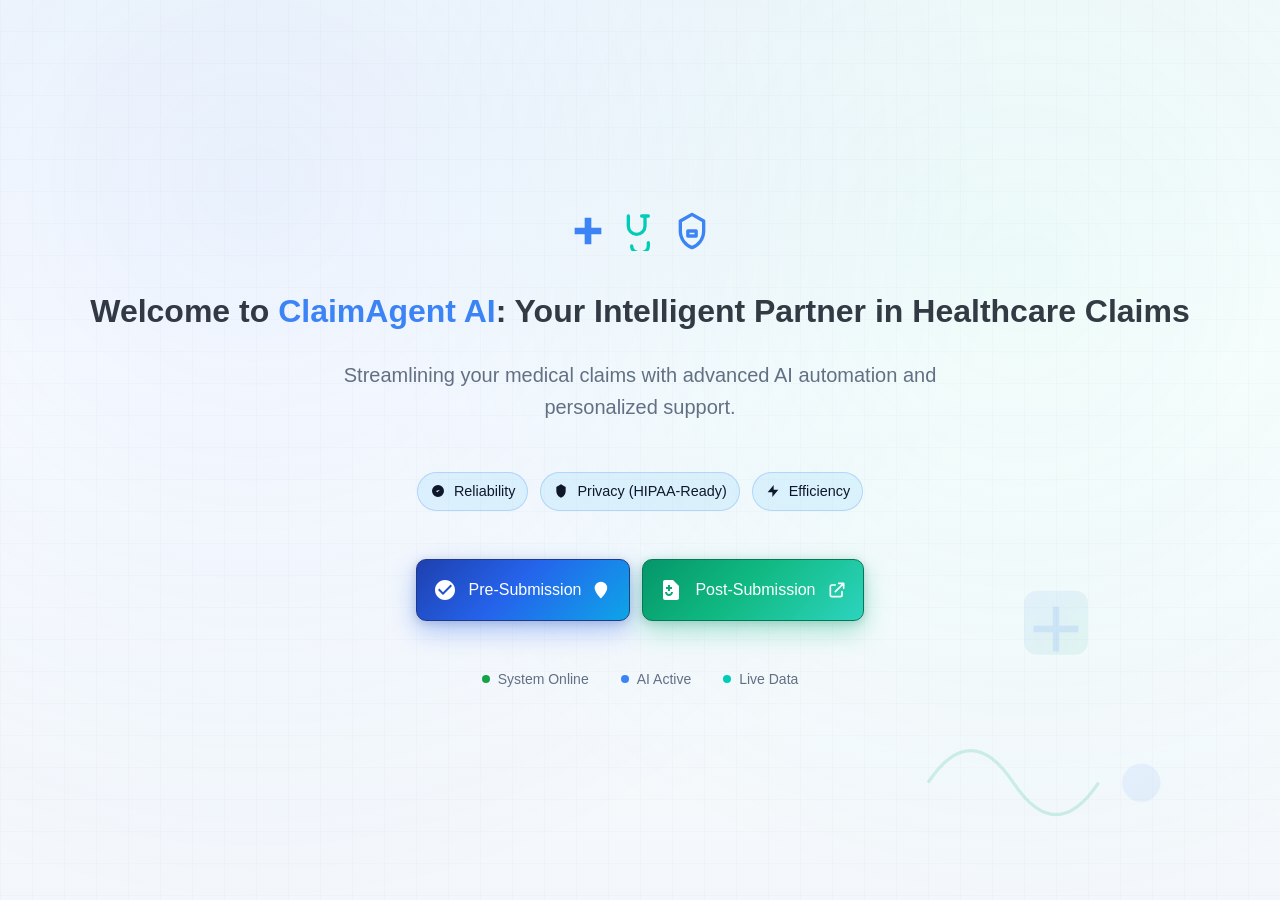
<file: web_dashboard/index.html>
<!DOCTYPE html>
<html lang="en">
<head>
    <meta charset="UTF-8">
    <meta name="viewport" content="width=device-width, initial-scale=1.0">
    <title>Agentic AI Claims Dashboard</title>
    <link rel="stylesheet" href="styles.css">
    <link rel="icon" href="data:image/svg+xml,<svg xmlns='http://www.w3.org/2000/svg' viewBox='0 0 24 24' fill='%233b82f6'><path d='M9.5 2A7.5 7.5 0 0 0 2 9.5c0 5.5 7.5 12.5 7.5 12.5s7.5-7 7.5-12.5A7.5 7.5 0 0 0 9.5 2z'></path></svg>">
</head>
<body>
    <!-- Landing Page -->
    <div id="landing-page" class="min-h-screen bg-hero-clinical relative overflow-hidden">
        <!-- Subtle professional background overlay + medical illustration -->
        <div class="hero-grid-overlay absolute inset-0"></div>
        <div class="hero-illustration" aria-hidden="true">
            <svg viewBox="0 0 300 300" xmlns="http://www.w3.org/2000/svg" role="img">
                <defs>
                    <linearGradient id="medGrad" x1="0" y1="0" x2="1" y2="1">
                        <stop offset="0%" stop-color="#3B82F6" stop-opacity="0.12"/>
                        <stop offset="100%" stop-color="#10B981" stop-opacity="0.12"/>
                    </linearGradient>
                </defs>
                <g fill="url(#medGrad)">
                    <rect x="120" y="40" width="60" height="60" rx="12"/>
                    <path d="M147 55 h6 v18 h18 v6 h-18 v18 h-6 v-18 h-18 v-6 h18z" fill="#3B82F6" fill-opacity="0.18"/>
                </g>
                <path d="M30 220 q40 -60 80 0 t80 0" fill="none" stroke="#10B981" stroke-width="3" stroke-opacity="0.25"/>
                <circle cx="230" cy="220" r="18" fill="#3B82F6" fill-opacity="0.12"/>
            </svg>
        </div>

        <div class="relative z-10 flex flex-col items-center justify-center min-h-screen px-4">
            <!-- Healthcare Brand Header -->
            <div class="text-center mb-12 space-y-6">
                <div class="inline-flex items-center space-x-3 mb-3" aria-hidden="true">
                    <!-- Medical cross -->
                    <svg class="h-10 w-10 text-primary" viewBox="0 0 24 24" fill="currentColor" aria-hidden="true">
                        <path d="M10 4h4v6h6v4h-6v6h-4v-6H4v-4h6V4z"/>
                    </svg>
                    <!-- Stethoscope -->
                    <svg class="h-10 w-10 text-secondary" viewBox="0 0 24 24" fill="none" stroke="currentColor" stroke-width="2" aria-hidden="true">
                        <path stroke-linecap="round" stroke-linejoin="round" d="M5 3v6a5 5 0 0010 0V3m0 0h2m-2 0h-2M7 21a4 4 0 004 4h2a4 4 0 004-4v-2"/>
                    </svg>
                    <!-- Shield/lock -->
                    <svg class="h-10 w-10 text-primary" viewBox="0 0 24 24" fill="none" stroke="currentColor" stroke-width="2" aria-hidden="true">
                        <path stroke-linecap="round" stroke-linejoin="round" d="M12 2l7 4v6c0 5-3.5 9-7 10-3.5-1-7-5-7-10V6l7-4z"/>
                        <path stroke-linecap="round" stroke-linejoin="round" d="M9.5 12h5v3h-5z"/>
                    </svg>
                </div>

                <h1 class="text-5xl font-bold text-foreground-90">
                    Welcome to <span class="text-primary">ClaimAgent AI</span>: Your Intelligent Partner in Healthcare Claims
                </h1>
                <p class="text-xl text-muted-foreground max-w-2xl mx-auto leading-relaxed">
                    Streamlining your medical claims with advanced AI automation and personalized support.
                </p>
            </div>

            <!-- Feature Pills -->
            <div class="flex flex-wrap gap-3 mb-12 justify-center" aria-label="Trust indicators">
                <div class="trust-badge">
                    <svg class="h-4 w-4" viewBox="0 0 24 24" fill="currentColor" aria-hidden="true"><path d="M9 12l2 2 4-4m6 2a9 9 0 11-18 0 9 9 0 0118 0z"/></svg>
                    Reliability
                </div>
                <div class="trust-badge">
                    <svg class="h-4 w-4" viewBox="0 0 24 24" fill="currentColor" aria-hidden="true"><path d="M12 2l7 4v6c0 5-3.5 9-7 10-3.5-1-7-5-7-10V6l7-4z"/></svg>
                    Privacy (HIPAA‑Ready)
                </div>
                <div class="trust-badge">
                    <svg class="h-4 w-4" viewBox="0 0 24 24" fill="currentColor" aria-hidden="true"><path d="M13 10V3L4 14h7v7l9-11h-7z"/></svg>
                    Efficiency
                </div>
            </div>

            <!-- CTA Buttons -->
            <div class="flex items-center gap-3 flex-wrap justify-center">
                <button id="enter-dashboard-btn" class="btn-lg btn-hero p-4 text-lg font-semibold hover-shadow-glow transition-all duration-500 hover-scale-105" aria-label="Get Started - Pre-Submission Claims">
                    <svg class="mr-3 h-6 w-6" fill="currentColor" viewBox="0 0 24 24">
                        <path d="M12 2C6.48 2 2 6.48 2 12s4.48 10 10 10 10-4.48 10-10S17.52 2 12 2zm-2 15l-5-5 1.41-1.41L10 14.17l7.59-7.59L19 8l-9 9z"/>
                    </svg>
                    Pre-Submission
                    <svg class="ml-3 h-5 w-5" fill="currentColor" viewBox="0 0 24 24">
                        <path d="M9.5 2A7.5 7.5 0 0 0 2 9.5c0 5.5 7.5 12.5 7.5 12.5s7.5-7 7.5-12.5A7.5 7.5 0 0 0 9.5 2z"/>
                    </svg>
                </button>
                <a href="/appeals/" class="btn-lg btn-appeals p-4 text-lg font-semibold hover-shadow-glow transition-all duration-500 hover-scale-105" aria-label="Post-Submission Appeals Dashboard" style="text-decoration:none;">
                    <svg class="mr-3 h-6 w-6" fill="currentColor" viewBox="0 0 24 24">
                        <path d="M14 2H6c-1.1 0-2 .9-2 2v16c0 1.1.9 2 2 2h12c1.1 0 2-.9 2-2V8l-6-6zm-1 9h-2v2H9v-2H7v-2h2V7h2v2h2v2zm-3 7c-2.21 0-4-1.79-4-4h2c0 1.1.9 2 2 2s2-.9 2-2h2c0 2.21-1.79 4-4 4z"/>
                    </svg>
                    Post-Submission
                    <svg class="ml-3 h-5 w-5" fill="none" stroke="currentColor" viewBox="0 0 24 24" stroke-width="2">
                        <path stroke-linecap="round" stroke-linejoin="round" d="M10 6H6a2 2 0 00-2 2v10a2 2 0 002 2h10a2 2 0 002-2v-4M14 4h6m0 0v6m0-6L10 14"/>
                    </svg>
                </a>
            </div>

            <!-- Status Indicators -->
            <div class="mt-12 flex items-center space-x-8 text-sm text-muted-foreground">
                <div class="flex items-center space-x-2">
                    <div class="w-2 h-2 bg-success rounded-full animate-pulse"></div>
                    <span>System Online</span>
                </div>
                <div class="flex items-center space-x-2">
                    <div class="w-2 h-2 bg-primary rounded-full animate-pulse animation-delay-500"></div>
                    <span>AI Active</span>
                </div>
                <div class="flex items-center space-x-2">
                    <div class="w-2 h-2 bg-secondary rounded-full animate-pulse animation-delay-1000"></div>
                    <span>Live Data</span>
                </div>
            </div>
        </div>
    </div>

    <!-- Dashboard -->
    <div id="dashboard" class="min-h-screen bg-background" style="display: none;">
        <!-- Header -->
        <header class="border-b bg-card-50 backdrop-blur-sm sticky top-0 z-50">
            <div class="container mx-auto px-4 py-4">
                <div class="flex items-center justify-between">
                    <div class="flex items-center space-x-3">
                        <svg class="h-8 w-8 text-primary" fill="none" stroke="currentColor" viewBox="0 0 24 24">
                            <path stroke-linecap="round" stroke-linejoin="round" stroke-width="2" d="M9.663 17h4.673M12 3v1m6.364 1.636l-.707.707M21 12h-1M4 12H3m3.343-5.657l-.707-.707m2.828 9.9a5 5 0 117.072 0l-.548.547A3.374 3.374 0 0014 18.469V19a2 2 0 11-4 0v-.531c0-.895-.356-1.754-.988-2.386l-.548-.547z"/>
                        </svg>
                        <div>
                            <h1 class="text-xl font-bold">MediClaims Ai</h1>
                            <p class="text-sm text-muted-foreground">Hospital Dashboard</p>
                        </div>
                    </div>
                    
                    <div class="flex items-center space-x-4">
                        <div class="badge-outline flex items-center space-x-2">
                            <div class="w-2 h-2 bg-success rounded-full animate-pulse"></div>
                            <span>Live Data</span>
                        </div>
                        <button class="btn-outline btn-sm" id="refresh-btn">
                            <svg class="h-4 w-4 mr-2" fill="none" stroke="currentColor" viewBox="0 0 24 24">
                                <path stroke-linecap="round" stroke-linejoin="round" stroke-width="2" d="M13 10V3L4 14h7v7l9-11h-7z"/>
                            </svg>
                            Refresh
                        </button>
                    </div>
                </div>
            </div>
        </header>

        <!-- Main Dashboard -->
        <main class="container mx-auto px-4 py-8">
            <div class="space-y-8">
                <!-- Tabs Navigation -->
                <div class="tabs-list grid w-full grid-cols-3 bg-muted-50 p-2 rounded-xl backdrop-blur-sm">
                    <button class="tab-trigger active" data-tab="patients">
                        <svg class="h-5 w-5" fill="none" stroke="currentColor" viewBox="0 0 24 24">
                            <path stroke-linecap="round" stroke-linejoin="round" stroke-width="2" d="M12 4.354a4 4 0 110 5.292M15 21H3v-1a6 6 0 0112 0v1zm0 0h6v-1a6 6 0 00-9-5.197m13.5-9a2.5 2.5 0 11-5 0 2.5 2.5 0 015 0z"/>
                        </svg>
                        <span class="font-medium">Patients</span>
                    </button>
                    <button class="tab-trigger" data-tab="records">
                        <svg class="h-5 w-5" fill="none" stroke="currentColor" viewBox="0 0 24 24">
                            <path stroke-linecap="round" stroke-linejoin="round" stroke-width="2" d="M9 19v-6a2 2 0 00-2-2H5a2 2 0 00-2 2v6a2 2 0 002 2h2a2 2 0 002-2zm0 0V9a2 2 0 012-2h2a2 2 0 012 2v10m-6 0a2 2 0 002 2h2a2 2 0 002-2m0 0V5a2 2 0 012-2h2a2 2 0 012 2v14a2 2 0 01-2 2h-2a2 2 0 01-2-2z"/>
                        </svg>
                        <span class="font-medium">Records</span>
                    </button>
                    <button class="tab-trigger" data-tab="rejected">
                        <svg class="h-5 w-5" fill="none" stroke="currentColor" viewBox="0 0 24 24">
                            <path stroke-linecap="round" stroke-linejoin="round" stroke-width="2" d="M10 14l2-2m0 0l2-2m-2 2l-2-2m2 2l2 2m7-2a9 9 0 11-18 0 9 9 0 0118 0z"/>
                        </svg>
                        <span class="font-medium">Rejected</span>
                    </button>
                </div>

                <!-- Patients Tab Content -->
                <div id="patients-tab" class="tab-content space-y-6">
                    <!-- Search and Filters -->
                    <div class="card border-0 shadow-soft">
                        <div class="card-header pb-4">
                            <div class="flex items-center justify-between">
                                <div>
                                    <h3 class="card-title flex items-center space-x-2">
                                        <svg class="h-5 w-5 text-primary" fill="none" stroke="currentColor" viewBox="0 0 24 24">
                                            <path stroke-linecap="round" stroke-linejoin="round" stroke-width="2" d="M12 4.354a4 4 0 110 5.292M15 21H3v-1a6 6 0 0112 0v1zm0 0h6v-1a6 6 0 00-9-5.197m13.5-9a2.5 2.5 0 11-5 0 2.5 2.5 0 015 0z"/>
                                        </svg>
                                        <span>Patient Management</span>
                                    </h3>
                                    <p class="card-description">Search and manage patient claims</p>
                                </div>
                                <div class="badge-secondary flex items-center space-x-1">
                                    <svg class="h-3 w-3" fill="none" stroke="currentColor" viewBox="0 0 24 24">
                                        <path stroke-linecap="round" stroke-linejoin="round" stroke-width="2" d="M13 10V3L4 14h7v7l9-11h-7z"/>
                                    </svg>
                                    <span id="active-badge">0 Active</span>
                                </div>
                            </div>
                        </div>
                        <div class="card-content space-y-4">
                            <div class="flex items-center space-x-4">
                                <div class="relative flex-1">
                                    <svg class="absolute left-3 top-1/2 transform -translate-y-1/2 h-4 w-4 text-muted-foreground" fill="none" stroke="currentColor" viewBox="0 0 24 24">
                                        <path stroke-linecap="round" stroke-linejoin="round" stroke-width="2" d="M21 21l-6-6m2-5a7 7 0 11-14 0 7 7 0 0114 0z"/>
                                    </svg>
                                    <input type="text" placeholder="    Search patients by name or ID..." class="input pl-10 bg-muted-30 border-muted" id="search-input">
                                </div>
                                <button class="btn-outline btn-icon" id="refresh-inline">
                                    <svg class="h-4 w-4" fill="none" stroke="currentColor" viewBox="0 0 24 24">
                                        <path stroke-linecap="round" stroke-linejoin="round" stroke-width="2" d="M3 4a1 1 0 011-1h16a1 1 0 011 1v2.586a1 1 0 01-.293.707l-6.414 6.414a1 1 0 00-.293.707V17l-4 4v-6.586a1 1 0 00-.293-.707L3.293 7.293A1 1 0 013 6.586V4z"/>
                                    </svg>
                                </button>
                            </div>
                            
                            <div class="flex flex-wrap gap-2">
                                <div class="badge-secondary">All Status</div>
                                <div class="badge-outline">Ready</div>
                                <div class="badge-outline">Processing</div>
                                <div class="badge-outline">Approved</div>
                                <div class="badge-outline">Denied</div>
                            </div>
                        </div>
                    </div>

                    <!-- Patient Grid (dynamic) -->
                    <div class="patient-grid"></div>
                </div>

                <!-- Records Tab Content -->
                <div id="records-tab" class="tab-content space-y-6" style="display: none;">
                    <!-- Separate Metrics Cards -->
                    <div class="metrics-container">
                        <!-- Active Claims Card -->
                        <div class="metric-card bg-blue-light">
                            <div class="p-6">
                                <p class="text-sm font-medium text-gray-700 mb-2">Active Claims</p>
                                <div class="flex items-center justify-between">
                                    <p class="text-3xl font-bold text-blue-600" id="activeClaimsCount">0</p>
                                    <svg class="h-6 w-6 text-blue-500" fill="none" stroke="currentColor" viewBox="0 0 24 24">
                                        <path stroke-linecap="round" stroke-linejoin="round" stroke-width="2" d="M12 8v4l3 3m6-3a9 9 0 11-18 0 9 9 0 0118 0z"/>
                                    </svg>
                                </div>
                            </div>
                        </div>
                        
                        <!-- Success Claims Card -->
                        <div class="metric-card bg-green-light">
                            <div class="p-6">
                                <p class="text-sm font-medium text-gray-700 mb-2">Success Claims</p>
                                <div class="flex items-center justify-between">
                                    <p class="text-3xl font-bold text-green-600" id="successClaimsCount">0</p>
                                    <svg class="h-6 w-6 text-green-500" fill="none" stroke="currentColor" viewBox="0 0 24 24">
                                        <path stroke-linecap="round" stroke-linejoin="round" stroke-width="2" d="M9 12l2 2 4-4m6 2a9 9 0 11-18 0 9 9 0 0118 0z"/>
                                    </svg>
                                </div>
                            </div>
                        </div>
                        
                        <!-- Recovered Amount Card -->
                        <div class="metric-card bg-gray-light">
                            <div class="p-6">
                                <p class="text-sm font-medium text-gray-700 mb-2">Recovered Amount</p>
                                <div class="flex items-center justify-between">
                                    <p class="text-3xl font-bold text-blue-600" id="recoveredAmountTotal">$0</p>
                                    <svg class="h-6 w-6 text-blue-500" fill="none" stroke="currentColor" viewBox="0 0 24 24">
                                        <path stroke-linecap="round" stroke-linejoin="round" stroke-width="2" d="M13 7h8m0 0v8m0-8l-8 8-4-4-6 6"/>
                                    </svg>
                                </div>
                            </div>
                        </div>
                        
                        <!-- Success Rate Card -->
                        <div class="metric-card bg-orange-light">
                            <div class="p-6">
                                <p class="text-sm font-medium text-gray-700 mb-2">Success Rate</p>
                                <div class="flex items-center justify-between">
                                    <p class="text-3xl font-bold text-orange-600" id="successRate">0%</p>
                                    <svg class="h-6 w-6 text-orange-500" fill="none" stroke="currentColor" viewBox="0 0 24 24">
                                        <path stroke-linecap="round" stroke-linejoin="round" stroke-width="2" d="M11 3.055A9.001 9.001 0 1020.945 13H11V3.055z"/>
                                    </svg>
                                </div>
                            </div>
                        </div>
                    </div>

                    <!-- Real-Time Agent Activity -->
                    <div class="card border-0 shadow-soft">
                        <div class="card-header">
                            <h3 class="card-title flex items-center space-x-2">
                                <svg class="h-5 w-5 text-primary animate-pulse" fill="none" stroke="currentColor" viewBox="0 0 24 24">
                                    <path stroke-linecap="round" stroke-linejoin="round" stroke-width="2" d="M13 10V3L4 14h7v7l9-11h-7z"/>
                                </svg>
                                <span>Live Agent Activity</span>
                                <div class="w-2 h-2 bg-green-500 rounded-full animate-pulse"></div>
                            </h3>
                            <p class="card-description">Real-time AI agent processing updates</p>
                        </div>
                        <div class="card-content">
                            <div class="space-y-3" id="recentActivity">
                                <div class="flex items-center space-x-3 p-3 bg-muted rounded-lg">
                                    <div class="animate-spin h-4 w-4 border-2 border-primary border-t-transparent rounded-full"></div>
                                    <span class="text-muted-foreground">Loading real-time agent activity...</span>
                                </div>
                            </div>
                            <div class="mt-4 pt-3 border-t">
                                <div class="flex items-center justify-between">
                                    <div class="flex items-center space-x-2">
                                        <button id="refresh-activity" class="btn-sm btn-outline">
                                            <svg class="h-4 w-4 mr-2" fill="none" stroke="currentColor" viewBox="0 0 24 24">
                                                <path stroke-linecap="round" stroke-linejoin="round" stroke-width="2" d="M4 4v5h.582m15.356 2A8.001 8.001 0 004.582 9m0 0H9m11 11v-5h-.581m0 0a8.003 8.003 0 01-15.357-2m15.357 2H15"/>
                                            </svg>
                                            Refresh Activity
                                        </button>
                                        <button id="clear-activities" class="btn-sm btn-secondary" title="Clear all activity history">
                                            <svg class="h-4 w-4 mr-2" fill="none" stroke="currentColor" viewBox="0 0 24 24">
                                                <path stroke-linecap="round" stroke-linejoin="round" stroke-width="2" d="M19 7l-.867 12.142A2 2 0 0116.138 21H7.862a2 2 0 01-1.995-1.858L5 7m5 4v6m4-6v6m1-10V4a1 1 0 00-1-1h-4a1 1 0 00-1 1v3M4 7h16"/>
                                            </svg>
                                            Clear
                                        </button>
                                    </div>
                                    <button id="toggle-view" class="btn-sm btn-outline" title="Toggle between user-friendly and technical view">
                                        <svg class="h-4 w-4 mr-2" fill="none" stroke="currentColor" viewBox="0 0 24 24">
                                            <path stroke-linecap="round" stroke-linejoin="round" stroke-width="2" d="M8 9l3 3-3 3m5 0h3M5 20h14a2 2 0 002-2V6a2 2 0 00-2-2H5a2 2 0 00-2 2v12a2 2 0 002 2z"/>
                                        </svg>
                                        <span id="view-mode-text">User View</span>
                                    </button>
                                </div>
                            </div>
                        </div>
                    </div>
                </div>

                <!-- Rejected Tab Content -->
                <div id="rejected-tab" class="tab-content space-y-6" style="display: none;">
                    <div class="card border-0 shadow-soft">
                        <div class="card-header">
                            <h3 class="card-title flex items-center space-x-2">
                                <svg class="h-5 w-5 text-destructive" fill="none" stroke="currentColor" viewBox="0 0 24 24">
                                    <path stroke-linecap="round" stroke-linejoin="round" stroke-width="2" d="M10 14l2-2m0 0l2-2m-2 2l-2-2m2 2l2 2m7-2a9 9 0 11-18 0 9 9 0 0118 0z"/>
                                </svg>
                                <span class="rejected-claims-heading">Rejected Claims</span>
                            </h3>
                            <p class="card-description">Claims requiring attention and resubmission</p>
                        </div>
                        <div class="card-content">
                            <div class="space-y-4" id="rejectedClaimsList">
                                <p class="text-muted-foreground">No rejected claims</p>
                            </div>
                        </div>
                    </div>
                </div>
            </div>
        </main>
    </div>

    <script src="dashboard.js"></script>
</body>
</html>
</file>
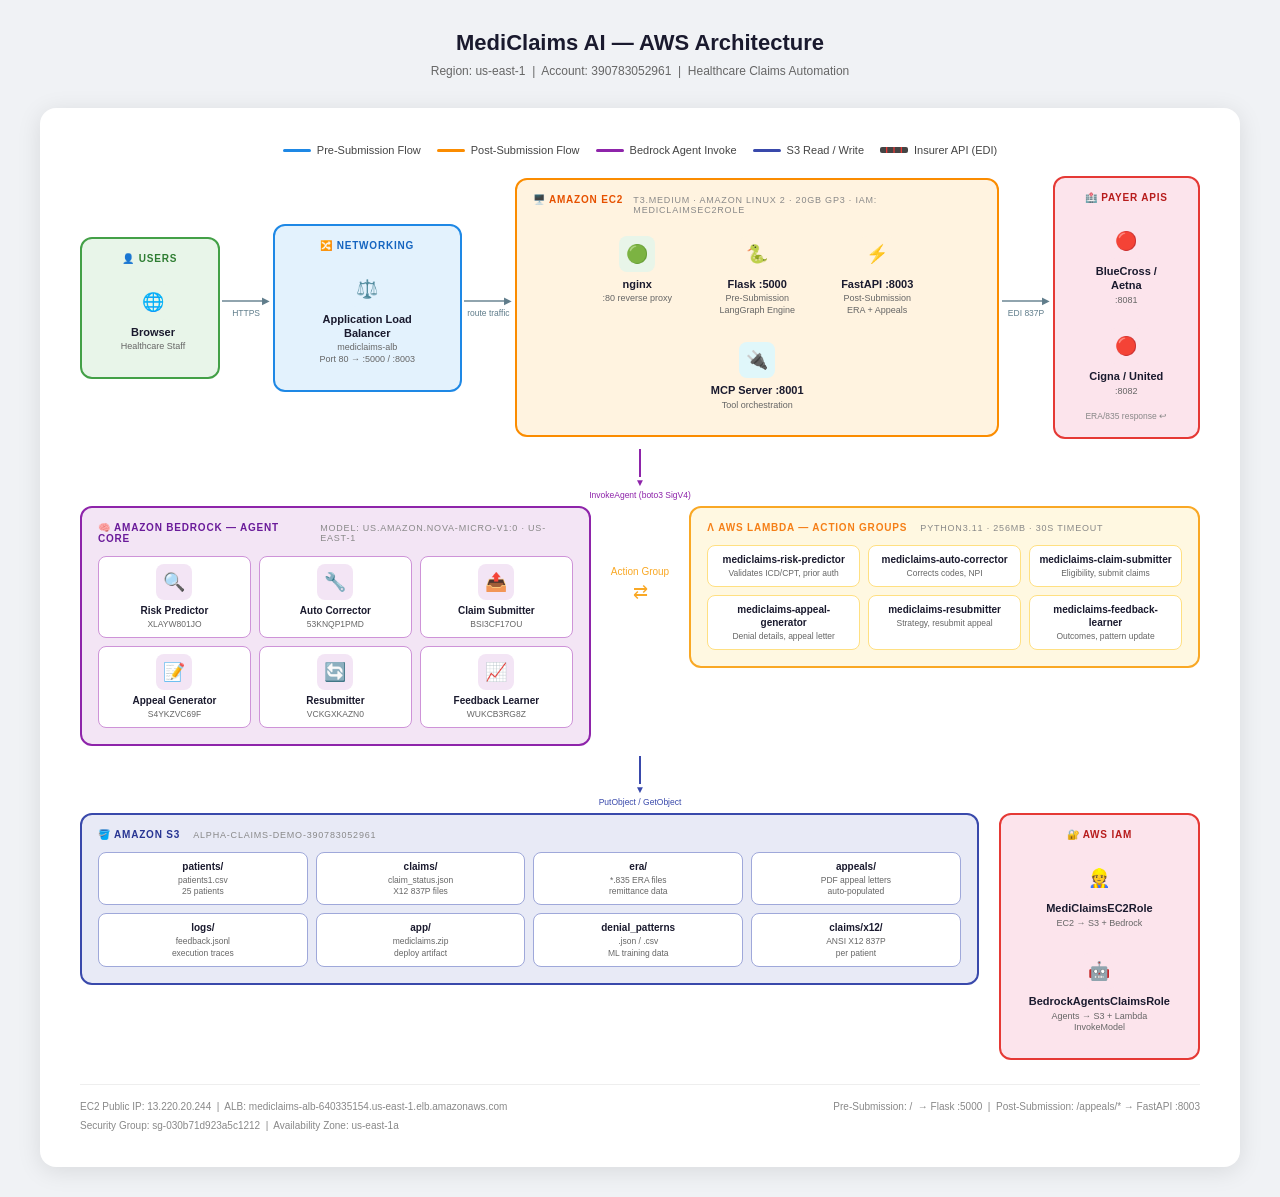
<file: docs/aws_architecture.html>
<!DOCTYPE html>
<html lang="en">
<head>
<meta charset="UTF-8">
<title>MediClaims AI — AWS Architecture</title>
<style>
* { box-sizing: border-box; margin: 0; padding: 0; }
body { background: #f0f2f5; font-family: 'Segoe UI', Arial, sans-serif; padding: 30px; }

.page-title {
  text-align: center;
  margin-bottom: 8px;
  font-size: 22px;
  font-weight: 700;
  color: #1a1a2e;
}
.page-sub {
  text-align: center;
  font-size: 12px;
  color: #666;
  margin-bottom: 30px;
}

.canvas {
  background: #fff;
  border-radius: 16px;
  box-shadow: 0 4px 24px rgba(0,0,0,0.10);
  padding: 36px 40px;
  max-width: 1200px;
  margin: 0 auto;
  position: relative;
}

/* ── Row / Column layout ── */
.row { display: flex; align-items: flex-start; gap: 0; }
.col { display: flex; flex-direction: column; align-items: center; }

/* ── AWS Service Group Box ── */
.grp {
  border-radius: 12px;
  padding: 14px 16px 16px;
  position: relative;
}
.grp-title {
  font-size: 10px;
  font-weight: 700;
  text-transform: uppercase;
  letter-spacing: 0.8px;
  margin-bottom: 12px;
  display: flex;
  align-items: center;
  gap: 6px;
}
.grp-title img { width: 18px; height: 18px; }

/* Group color themes */
.grp-user    { background: #e8f5e9; border: 2px solid #43a047; }
.grp-network { background: #e3f2fd; border: 2px solid #1e88e5; }
.grp-compute { background: #fff3e0; border: 2px solid #fb8c00; }
.grp-bedrock { background: #f3e5f5; border: 2px solid #8e24aa; }
.grp-lambda  { background: #fff8e1; border: 2px solid #f9a825; }
.grp-s3      { background: #e8eaf6; border: 2px solid #3949ab; }
.grp-payer   { background: #fce4ec; border: 2px solid #e53935; }

/* ── Service Card ── */
.svc {
  border-radius: 8px;
  padding: 8px 12px;
  display: flex;
  flex-direction: column;
  align-items: center;
  min-width: 110px;
  text-align: center;
  position: relative;
}
.svc-icon {
  width: 36px;
  height: 36px;
  border-radius: 8px;
  display: flex;
  align-items: center;
  justify-content: center;
  margin-bottom: 5px;
  font-size: 18px;
}
.svc-name {
  font-size: 11px;
  font-weight: 700;
  color: #1a1a2e;
  line-height: 1.3;
}
.svc-sub {
  font-size: 9px;
  color: #666;
  margin-top: 2px;
  line-height: 1.3;
}

/* Icon bg colors */
.ic-alb     { background: #e3f2fd; }
.ic-ec2     { background: #fff3e0; }
.ic-bedrock { background: #f3e5f5; }
.ic-lambda  { background: #fff8e1; }
.ic-s3      { background: #e8eaf6; }
.ic-iam     { background: #fce4ec; }
.ic-nginx   { background: #e8f5e9; }
.ic-mcp     { background: #e0f7fa; }
.ic-payer   { background: #fce4ec; }

/* ── Arrow connector ── */
.arrow-wrap {
  display: flex;
  align-items: center;
  justify-content: center;
  flex-direction: column;
  padding: 0 4px;
  min-width: 48px;
}
.arrow-line {
  height: 2px;
  background: #90a4ae;
  flex: 1;
  width: 100%;
  position: relative;
}
.arrow-h {
  display: flex;
  align-items: center;
  width: 48px;
}
.arrow-h::after {
  content: '▶';
  color: #607d8b;
  font-size: 10px;
  margin-left: -2px;
}
.arrow-h-line {
  flex: 1;
  height: 2px;
  background: #90a4ae;
}
.arrow-v-wrap {
  display: flex;
  flex-direction: column;
  align-items: center;
  height: 36px;
  justify-content: center;
}
.arrow-v-line {
  width: 2px;
  flex: 1;
  background: #90a4ae;
}
.arrow-v-wrap::after {
  content: '▼';
  color: #607d8b;
  font-size: 10px;
  margin-top: -2px;
}
.arrow-lbl {
  font-size: 8.5px;
  color: #607d8b;
  white-space: nowrap;
  margin: 2px 0;
}

/* ── Divider ── */
.divider-v {
  width: 1px;
  background: #ddd;
  margin: 0 20px;
  align-self: stretch;
}

/* ── Agent grid ── */
.agent-grid {
  display: grid;
  grid-template-columns: 1fr 1fr 1fr;
  gap: 8px;
  margin-top: 4px;
}
.agent-card {
  background: #fff;
  border: 1.5px solid #ce93d8;
  border-radius: 8px;
  padding: 7px 8px;
  text-align: center;
}
.agent-card .svc-name { font-size: 10px; }
.agent-card .svc-sub  { font-size: 8.5px; }

/* ── Lambda grid ── */
.lambda-grid {
  display: grid;
  grid-template-columns: 1fr 1fr 1fr;
  gap: 8px;
  margin-top: 4px;
}
.lambda-card {
  background: #fff;
  border: 1.5px solid #ffe082;
  border-radius: 8px;
  padding: 7px 8px;
  text-align: center;
}
.lambda-card .svc-name { font-size: 10px; }
.lambda-card .svc-sub  { font-size: 8.5px; }

/* ── S3 grid ── */
.s3-grid {
  display: grid;
  grid-template-columns: 1fr 1fr 1fr 1fr;
  gap: 8px;
  margin-top: 4px;
}
.s3-card {
  background: #fff;
  border: 1.5px solid #9fa8da;
  border-radius: 8px;
  padding: 7px 8px;
  text-align: center;
}
.s3-card .svc-name { font-size: 10px; }
.s3-card .svc-sub  { font-size: 8.5px; }

/* ── Flow label strip ── */
.flow-strip {
  display: flex;
  gap: 16px;
  justify-content: center;
  margin-bottom: 20px;
  flex-wrap: wrap;
}
.flow-badge {
  display: flex;
  align-items: center;
  gap: 6px;
  font-size: 11px;
  color: #444;
}
.flow-dot {
  width: 28px;
  height: 3px;
  border-radius: 2px;
}

/* ── Section label ── */
.section-label {
  font-size: 10px;
  font-weight: 700;
  color: #888;
  text-transform: uppercase;
  letter-spacing: 1px;
  margin-bottom: 6px;
  text-align: center;
}
</style>
</head>
<body>

<div class="page-title">MediClaims AI — AWS Architecture</div>
<div class="page-sub">Region: us-east-1 &nbsp;|&nbsp; Account: 390783052961 &nbsp;|&nbsp; Healthcare Claims Automation</div>

<div class="canvas">

  <!-- LEGEND -->
  <div class="flow-strip">
    <div class="flow-badge"><div class="flow-dot" style="background:#1e88e5"></div> Pre-Submission Flow</div>
    <div class="flow-badge"><div class="flow-dot" style="background:#fb8c00"></div> Post-Submission Flow</div>
    <div class="flow-badge"><div class="flow-dot" style="background:#8e24aa"></div> Bedrock Agent Invoke</div>
    <div class="flow-badge"><div class="flow-dot" style="background:#3949ab"></div> S3 Read / Write</div>
    <div class="flow-badge"><div class="flow-dot" style="background:#e53935; border-style:dashed"></div> Insurer API (EDI)</div>
  </div>

  <!-- ══════════════════════════════════════════════════════════════ ROW 1 -->
  <div class="row" style="justify-content:center; align-items:center; margin-bottom:10px;">

    <!-- USER -->
    <div class="grp grp-user" style="min-width:120px; text-align:center;">
      <div class="grp-title" style="color:#2e7d32; justify-content:center;">👤 Users</div>
      <div class="svc">
        <div class="svc-icon ic-nginx">🌐</div>
        <div class="svc-name">Browser</div>
        <div class="svc-sub">Healthcare Staff</div>
      </div>
    </div>

    <!-- → -->
    <div class="arrow-wrap">
      <div class="arrow-h"><div class="arrow-h-line"></div></div>
      <div class="arrow-lbl">HTTPS</div>
    </div>

    <!-- NETWORK -->
    <div class="grp grp-network" style="min-width:130px; text-align:center;">
      <div class="grp-title" style="color:#1565c0; justify-content:center;">🔀 Networking</div>
      <div class="svc">
        <div class="svc-icon ic-alb">⚖️</div>
        <div class="svc-name">Application Load Balancer</div>
        <div class="svc-sub">mediclaims-alb<br/>Port 80 → :5000 / :8003</div>
      </div>
    </div>

    <!-- → -->
    <div class="arrow-wrap">
      <div class="arrow-h"><div class="arrow-h-line"></div></div>
      <div class="arrow-lbl">route traffic</div>
    </div>

    <!-- COMPUTE -->
    <div class="grp grp-compute" style="min-width:300px;">
      <div class="grp-title" style="color:#e65100;">🖥️ Amazon EC2 &nbsp;<span style="font-weight:400;font-size:9px;color:#888;">t3.medium · Amazon Linux 2 · 20GB gp3 · IAM: MediClaimsEC2Role</span></div>
      <div style="display:flex; gap:10px; flex-wrap:wrap; justify-content:center;">
        <div class="svc">
          <div class="svc-icon ic-nginx">🟢</div>
          <div class="svc-name">nginx</div>
          <div class="svc-sub">:80 reverse proxy</div>
        </div>
        <div class="svc">
          <div class="svc-icon ic-ec2">🐍</div>
          <div class="svc-name">Flask :5000</div>
          <div class="svc-sub">Pre-Submission<br/>LangGraph Engine</div>
        </div>
        <div class="svc">
          <div class="svc-icon ic-ec2">⚡</div>
          <div class="svc-name">FastAPI :8003</div>
          <div class="svc-sub">Post-Submission<br/>ERA + Appeals</div>
        </div>
        <div class="svc">
          <div class="svc-icon ic-mcp">🔌</div>
          <div class="svc-name">MCP Server :8001</div>
          <div class="svc-sub">Tool orchestration</div>
        </div>
      </div>
    </div>

    <!-- → -->
    <div class="arrow-wrap">
      <div class="arrow-h"><div class="arrow-h-line"></div></div>
      <div class="arrow-lbl">EDI 837P</div>
    </div>

    <!-- PAYER -->
    <div class="grp grp-payer" style="min-width:140px;">
      <div class="grp-title" style="color:#b71c1c; justify-content:center;">🏥 Payer APIs</div>
      <div class="svc" style="margin-bottom:6px;">
        <div class="svc-icon ic-payer">🔴</div>
        <div class="svc-name">BlueCross / Aetna</div>
        <div class="svc-sub">:8081</div>
      </div>
      <div class="svc">
        <div class="svc-icon ic-payer">🔴</div>
        <div class="svc-name">Cigna / United</div>
        <div class="svc-sub">:8082</div>
      </div>
      <div style="font-size:8.5px;color:#888;text-align:center;margin-top:6px;">ERA/835 response ↩</div>
    </div>

  </div>

  <!-- ↓ arrow from EC2 to Bedrock -->
  <div style="display:flex; justify-content:center; margin: 4px 0;">
    <div style="display:flex;flex-direction:column;align-items:center;">
      <div style="width:2px;height:28px;background:#8e24aa;"></div>
      <div style="color:#8e24aa;font-size:10px;">▼</div>
      <div class="arrow-lbl" style="color:#8e24aa;">InvokeAgent (boto3 SigV4)</div>
    </div>
  </div>

  <!-- ══════════════════════════════════════════════════════════════ ROW 2: BEDROCK + LAMBDA -->
  <div class="row" style="gap:20px; margin-bottom:10px; align-items:flex-start;">

    <!-- BEDROCK AGENTS -->
    <div class="grp grp-bedrock" style="flex:1;">
      <div class="grp-title" style="color:#6a1b9a;">🧠 Amazon Bedrock — Agent Core &nbsp;<span style="font-weight:400;font-size:9px;color:#888;">Model: us.amazon.nova-micro-v1:0 · us-east-1</span></div>
      <div class="agent-grid">
        <div class="agent-card">
          <div class="svc-icon ic-bedrock" style="margin:0 auto 4px;">🔍</div>
          <div class="svc-name">Risk Predictor</div>
          <div class="svc-sub">XLAYW801JO</div>
        </div>
        <div class="agent-card">
          <div class="svc-icon ic-bedrock" style="margin:0 auto 4px;">🔧</div>
          <div class="svc-name">Auto Corrector</div>
          <div class="svc-sub">53KNQP1PMD</div>
        </div>
        <div class="agent-card">
          <div class="svc-icon ic-bedrock" style="margin:0 auto 4px;">📤</div>
          <div class="svc-name">Claim Submitter</div>
          <div class="svc-sub">BSI3CF17OU</div>
        </div>
        <div class="agent-card">
          <div class="svc-icon ic-bedrock" style="margin:0 auto 4px;">📝</div>
          <div class="svc-name">Appeal Generator</div>
          <div class="svc-sub">S4YKZVC69F</div>
        </div>
        <div class="agent-card">
          <div class="svc-icon ic-bedrock" style="margin:0 auto 4px;">🔄</div>
          <div class="svc-name">Resubmitter</div>
          <div class="svc-sub">VCKGXKAZN0</div>
        </div>
        <div class="agent-card">
          <div class="svc-icon ic-bedrock" style="margin:0 auto 4px;">📈</div>
          <div class="svc-name">Feedback Learner</div>
          <div class="svc-sub">WUKCB3RG8Z</div>
        </div>
      </div>
    </div>

    <!-- ↔ -->
    <div style="display:flex;flex-direction:column;align-items:center;justify-content:center;padding-top:60px;">
      <div style="font-size:10px;color:#f9a825;margin-bottom:4px;">Action Group</div>
      <div style="font-size:18px;color:#f9a825;">⇄</div>
    </div>

    <!-- LAMBDA -->
    <div class="grp grp-lambda" style="flex:1;">
      <div class="grp-title" style="color:#f57f17;">λ AWS Lambda — Action Groups &nbsp;<span style="font-weight:400;font-size:9px;color:#888;">python3.11 · 256MB · 30s timeout</span></div>
      <div class="lambda-grid">
        <div class="lambda-card">
          <div class="svc-name">mediclaims-risk-predictor</div>
          <div class="svc-sub">Validates ICD/CPT, prior auth</div>
        </div>
        <div class="lambda-card">
          <div class="svc-name">mediclaims-auto-corrector</div>
          <div class="svc-sub">Corrects codes, NPI</div>
        </div>
        <div class="lambda-card">
          <div class="svc-name">mediclaims-claim-submitter</div>
          <div class="svc-sub">Eligibility, submit claims</div>
        </div>
        <div class="lambda-card">
          <div class="svc-name">mediclaims-appeal-generator</div>
          <div class="svc-sub">Denial details, appeal letter</div>
        </div>
        <div class="lambda-card">
          <div class="svc-name">mediclaims-resubmitter</div>
          <div class="svc-sub">Strategy, resubmit appeal</div>
        </div>
        <div class="lambda-card">
          <div class="svc-name">mediclaims-feedback-learner</div>
          <div class="svc-sub">Outcomes, pattern update</div>
        </div>
      </div>
    </div>

  </div>

  <!-- ↓ arrow to S3 -->
  <div style="display:flex; justify-content:center; margin: 4px 0;">
    <div style="display:flex;flex-direction:column;align-items:center;">
      <div style="width:2px;height:28px;background:#3949ab;"></div>
      <div style="color:#3949ab;font-size:10px;">▼</div>
      <div class="arrow-lbl" style="color:#3949ab;">PutObject / GetObject</div>
    </div>
  </div>

  <!-- ══════════════════════════════════════════════════════════════ ROW 3: S3 + IAM -->
  <div class="row" style="gap:20px; align-items:flex-start;">

    <!-- S3 -->
    <div class="grp grp-s3" style="flex:1;">
      <div class="grp-title" style="color:#283593;">🪣 Amazon S3 &nbsp;<span style="font-weight:400;font-size:9px;color:#888;">alpha-claims-demo-390783052961</span></div>
      <div class="s3-grid">
        <div class="s3-card">
          <div class="svc-name">patients/</div>
          <div class="svc-sub">patients1.csv<br/>25 patients</div>
        </div>
        <div class="s3-card">
          <div class="svc-name">claims/</div>
          <div class="svc-sub">claim_status.json<br/>X12 837P files</div>
        </div>
        <div class="s3-card">
          <div class="svc-name">era/</div>
          <div class="svc-sub">*.835 ERA files<br/>remittance data</div>
        </div>
        <div class="s3-card">
          <div class="svc-name">appeals/</div>
          <div class="svc-sub">PDF appeal letters<br/>auto-populated</div>
        </div>
        <div class="s3-card">
          <div class="svc-name">logs/</div>
          <div class="svc-sub">feedback.jsonl<br/>execution traces</div>
        </div>
        <div class="s3-card">
          <div class="svc-name">app/</div>
          <div class="svc-sub">mediclaims.zip<br/>deploy artifact</div>
        </div>
        <div class="s3-card">
          <div class="svc-name">denial_patterns</div>
          <div class="svc-sub">.json / .csv<br/>ML training data</div>
        </div>
        <div class="s3-card">
          <div class="svc-name">claims/x12/</div>
          <div class="svc-sub">ANSI X12 837P<br/>per patient</div>
        </div>
      </div>
    </div>

    <!-- IAM -->
    <div class="grp" style="background:#fce4ec;border:2px solid #e53935;min-width:200px;">
      <div class="grp-title" style="color:#b71c1c; justify-content:center;">🔐 AWS IAM</div>
      <div class="svc" style="margin-bottom:8px;">
        <div class="svc-icon ic-iam">👷</div>
        <div class="svc-name">MediClaimsEC2Role</div>
        <div class="svc-sub">EC2 → S3 + Bedrock</div>
      </div>
      <div class="svc">
        <div class="svc-icon ic-iam">🤖</div>
        <div class="svc-name">BedrockAgentsClaimsRole</div>
        <div class="svc-sub">Agents → S3 + Lambda<br/>InvokeModel</div>
      </div>
    </div>

  </div>

  <!-- FOOTER -->
  <div style="margin-top:24px;padding-top:16px;border-top:1px solid #eee;display:flex;justify-content:space-between;flex-wrap:wrap;gap:8px;">
    <div style="font-size:10px;color:#888;">EC2 Public IP: 13.220.20.244 &nbsp;|&nbsp; ALB: mediclaims-alb-640335154.us-east-1.elb.amazonaws.com</div>
    <div style="font-size:10px;color:#888;">Pre-Submission: /&nbsp; → Flask :5000 &nbsp;|&nbsp; Post-Submission: /appeals/* → FastAPI :8003</div>
    <div style="font-size:10px;color:#888;">Security Group: sg-030b71d923a5c1212 &nbsp;|&nbsp; Availability Zone: us-east-1a</div>
  </div>

</div>
</body>
</html>
</file>
<file: web_dashboard/styles.css>
/* Agentic AI Claims Dashboard Design System */
/* Exact replica of the React version in plain CSS */

/* CSS Variables (Exact match to Tailwind config) */
:root {
    /* Core AI-Medical Theme */
    --background: 215 25% 97%;
    --foreground: 215 25% 15%;

    --card: 0 0% 100%;
    --card-foreground: 215 25% 15%;

    --popover: 0 0% 100%;
    --popover-foreground: 215 25% 15%;

    /* AI Blue Primary */
    --primary: 217 91% 60%;
    --primary-foreground: 0 0% 100%;
    --primary-glow: 217 91% 70%;

    /* Medical Teal Secondary */
    --secondary: 174 100% 40%;
    --secondary-foreground: 0 0% 100%;
    --secondary-glow: 174 100% 50%;

    /* Subtle Grays */
    --muted: 215 15% 95%;
    --muted-foreground: 215 15% 45%;

    --accent: 174 100% 96%;
    --accent-foreground: 174 100% 25%;

    /* Status Colors */
    --success: 142 76% 36%;
    --success-foreground: 0 0% 100%;
    --warning: 38 92% 50%;
    --warning-foreground: 0 0% 100%;
    --destructive: 0 84% 60%;
    --destructive-foreground: 0 0% 100%;

    /* Borders & Inputs */
    --border: 215 15% 88%;
    --input: 215 15% 88%;
    --ring: 217 91% 60%;

    /* AI Gradients */
    --gradient-primary: linear-gradient(135deg, hsl(217 91% 60%), hsl(174 100% 40%));
    --gradient-secondary: linear-gradient(135deg, hsl(174 100% 40%), hsl(217 91% 60%));
    --gradient-subtle: linear-gradient(180deg, hsl(215 25% 99%), hsl(215 15% 95%));
    --gradient-glow: linear-gradient(135deg, hsl(217 91% 70% / 0.8), hsl(174 100% 50% / 0.8));

    /* Medical Dashboard Shadows */
    --shadow-soft: 0 2px 8px hsl(215 25% 15% / 0.08);
    --shadow-medium: 0 4px 16px hsl(215 25% 15% / 0.12);
    --shadow-strong: 0 8px 32px hsl(215 25% 15% / 0.16);
    --shadow-glow: 0 0 24px hsl(217 91% 60% / 0.3);

    /* Transitions */
    --transition-smooth: all 0.3s cubic-bezier(0.4, 0, 0.2, 1);
    --transition-bounce: all 0.4s cubic-bezier(0.175, 0.885, 0.32, 1.275);

    /* Border Radius */
    --radius: 0.75rem;
}

/* Reset and Base Styles */
* {
    margin: 0;
    padding: 0;
    box-sizing: border-box;
}

body {
    font-family: -apple-system, BlinkMacSystemFont, "Segoe UI", Roboto, "Helvetica Neue", Arial, sans-serif;
    background: var(--gradient-subtle);
    color: hsl(var(--foreground));
    line-height: 1.5;
}

/* Utility Classes */
.min-h-screen { min-height: 100vh; }
.h-screen { height: 100vh; }
.w-full { width: 100%; }
.h-full { height: 100%; }
.flex { display: flex; }
.inline-flex { display: inline-flex; }
.grid { display: grid; }
.hidden { display: none; }
.relative { position: relative; }
.absolute { position: absolute; }
.sticky { position: sticky; }
.inset-0 { top: 0; right: 0; bottom: 0; left: 0; }
.top-0 { top: 0; }
.top-20 { top: 5rem; }
.top-40 { top: 10rem; }
.bottom-20 { bottom: 5rem; }
.left-10 { left: 2.5rem; }
.right-20 { right: 5rem; }
.left-1\/4 { left: 25%; }
.z-10 { z-index: 10; }
.z-50 { z-index: 50; }
.-top-1 { top: -0.25rem; }
.-right-1 { right: -0.25rem; }
.top-1\/2 { top: 50%; }
.left-3 { left: 0.75rem; }
.right-3 { right: 0.75rem; }

/* Flexbox and Grid Utilities */
.flex-col { flex-direction: column; }
.flex-wrap { flex-wrap: wrap; }
.items-center { align-items: center; }
.items-start { align-items: flex-start; }
.justify-center { justify-content: center; }
.justify-between { justify-content: space-between; }
.justify-start { justify-content: flex-start; }
.space-x-2 > * + * { margin-left: 0.5rem; }
.space-x-3 > * + * { margin-left: 0.75rem; }
.space-x-4 > * + * { margin-left: 1rem; }
.space-x-8 > * + * { margin-left: 2rem; }
.space-y-2 > * + * { margin-top: 0.5rem; }
.space-y-3 > * + * { margin-top: 0.75rem; }
.space-y-4 > * + * { margin-top: 1rem; }
.space-y-6 > * + * { margin-top: 1.5rem; }
.space-y-8 > * + * { margin-top: 2rem; }
.gap-2 { gap: 0.5rem; }
.gap-3 { gap: 0.75rem; }
.gap-6 { gap: 1.5rem; }
.gap-8 { gap: 2rem; }

.grid-cols-1 { grid-template-columns: repeat(1, minmax(0, 1fr)); }
.grid-cols-2 { grid-template-columns: repeat(2, minmax(0, 1fr)); }
.grid-cols-3 { grid-template-columns: repeat(3, minmax(0, 1fr)); }
.grid-cols-4 { grid-template-columns: repeat(4, minmax(0, 1fr)); }

/* Responsive Grid */
@media (min-width: 768px) {
    .md\\:grid-cols-2 { grid-template-columns: repeat(2, minmax(0, 1fr)); }
}

@media (min-width: 1024px) {
    .lg\\:grid-cols-3 { grid-template-columns: repeat(3, minmax(0, 1fr)); }
    .lg\\:grid-cols-4 { grid-template-columns: repeat(4, minmax(0, 1fr)); }
}

@media (min-width: 1280px) {
    .xl\\:grid-cols-4 { grid-template-columns: repeat(4, minmax(0, 1fr)); }
}

/* Sizing */
.w-2 { width: 0.5rem; }
.w-4 { width: 1rem; }
.w-5 { width: 1.25rem; }
.w-6 { width: 1.5rem; }
.w-8 { width: 2rem; }
.w-10 { width: 2.5rem; }
.w-16 { width: 4rem; }
.w-24 { width: 6rem; }
.w-32 { width: 8rem; }
.w-40 { width: 10rem; }
.h-2 { height: 0.5rem; }
.h-3 { height: 0.75rem; }
.h-4 { height: 1rem; }
.h-5 { height: 1.25rem; }
.h-6 { height: 1.5rem; }
.h-8 { height: 2rem; }
.h-10 { height: 2.5rem; }
.h-16 { height: 4rem; }
.h-24 { height: 6rem; }
.h-32 { height: 8rem; }
.h-40 { height: 10rem; }

/* Spacing */
.p-2 { padding: 0.5rem; }
.p-3 { padding: 0.75rem; }
.p-4 { padding: 1rem; }
.p-6 { padding: 1.5rem; }
.px-4 { padding-left: 1rem; padding-right: 1rem; }
.px-6 { padding-left: 1.5rem; padding-right: 1.5rem; }
.px-12 { padding-left: 3rem; padding-right: 3rem; }
.py-2 { padding-top: 0.5rem; padding-bottom: 0.5rem; }
.py-3 { padding-top: 0.75rem; padding-bottom: 0.75rem; }
.py-4 { padding-top: 1rem; padding-bottom: 1rem; }
.py-6 { padding-top: 1.5rem; padding-bottom: 1.5rem; }
.py-8 { padding-top: 2rem; padding-bottom: 2rem; }
.pl-10 { padding-left: 2.5rem; }
.pb-3 { padding-bottom: 0.75rem; }
.pb-4 { padding-bottom: 1rem; }
.pt-2 { padding-top: 0.5rem; }
.mr-2 { margin-right: 0.5rem; }
.mr-3 { margin-right: 0.75rem; }
.mr-4 { margin-right: 1rem; }
.ml-3 { margin-left: 0.75rem; }
.mb-1 { margin-bottom: 0.25rem; }
.mb-2 { margin-bottom: 0.5rem; }
.mb-3 { margin-bottom: 0.75rem; }
.mb-4 { margin-bottom: 1rem; }
.mb-12 { margin-bottom: 3rem; }
.mt-12 { margin-top: 3rem; }
.mx-auto { margin-left: auto; margin-right: auto; }

/* Typography */
.text-xs { font-size: 0.75rem; line-height: 1rem; }
.text-sm { font-size: 0.875rem; line-height: 1.25rem; }
.text-lg { font-size: 1.125rem; line-height: 1.75rem; }
.text-xl { font-size: 1.25rem; line-height: 1.75rem; }
.text-3xl { font-size: 1.875rem; line-height: 2.25rem; }
.text-4xl { font-size: 2.25rem; line-height: 2.5rem; }
.text-6xl { font-size: 3.75rem; line-height: 1; }
.font-medium { font-weight: 500; }
.font-semibold { font-weight: 600; }
.font-bold { font-weight: 700; }
.leading-relaxed { line-height: 1.625; }
.text-center { text-align: center; }

/* Colors with opacity support */
.text-primary { color: hsl(var(--primary)); }
.text-secondary { color: hsl(var(--secondary)); }
.text-success { color: hsl(var(--success)); }
.text-warning { color: hsl(var(--warning)); }
.text-destructive { color: hsl(var(--destructive)); }
.text-muted-foreground { color: hsl(var(--muted-foreground)); }
.text-foreground-90 { color: hsl(var(--foreground) / 0.9); }
.text-primary\/60 { color: hsl(var(--primary) / 0.6); }
.text-success\/60 { color: hsl(var(--success) / 0.6); }
.text-secondary\/60 { color: hsl(var(--secondary) / 0.6); }
.text-warning\/60 { color: hsl(var(--warning) / 0.6); }
.text-gray-600 { color: #4b5563; }
.text-gray-700 { color: #374151; }
.text-gray-400 { color: #9ca3af; }
.text-blue-400 { color: #60a5fa; }
.text-blue-500 { color: #3b82f6; }
.text-blue-600 { color: #2563eb; }
.text-green-400 { color: #4ade80; }
.text-green-500 { color: #22c55e; }
.text-green-600 { color: #16a34a; }
.text-teal-400 { color: #2dd4bf; }
.text-orange-400 { color: #fb923c; }
.text-orange-500 { color: #f97316; }
.text-orange-600 { color: #ea580c; }

/* Backgrounds with proper gradient support */
.bg-background { background-color: hsl(var(--background)); }
.bg-card { background-color: hsl(var(--card)); }
.bg-primary { background-color: hsl(var(--primary)); }
.bg-secondary { background-color: hsl(var(--secondary)); }
.bg-success { background-color: hsl(var(--success)); }
.bg-warning { background-color: hsl(var(--warning)); }
.bg-muted { background-color: hsl(var(--muted)); }
.bg-gradient-glow { background: var(--gradient-glow); }
.bg-gradient-primary { background: var(--gradient-primary); }
.bg-primary-20 { background-color: hsl(var(--primary) / 0.2); }
.bg-secondary-20 { background-color: hsl(var(--secondary) / 0.2); }
.bg-primary-glow-20 { background-color: hsl(var(--primary-glow) / 0.2); }
.bg-card-50 { background-color: hsl(var(--card) / 0.5); }
.bg-muted-30 { background-color: hsl(var(--muted) / 0.3); }
.bg-muted-50 { background-color: hsl(var(--muted) / 0.5); }

/* Professional Clinical Hero Background */
.bg-hero-clinical {
    background: linear-gradient(180deg, #F7FAFC 0%, #FFFFFF 40%, #F3F7FB 100%);
}

/* Subtle grid overlay for depth (no harsh animation) */
.hero-grid-overlay {
    pointer-events: none;
    background-image:
        radial-gradient(circle at 20% 20%, rgba(59,130,246,0.12) 0%, rgba(59,130,246,0.0) 60%),
        radial-gradient(circle at 80% 30%, rgba(45,212,191,0.10) 0%, rgba(45,212,191,0.0) 55%),
        linear-gradient(0deg, rgba(0,0,0,0.02) 1px, transparent 1px),
        linear-gradient(90deg, rgba(0,0,0,0.02) 1px, transparent 1px);
    background-size: 100% 100%, 100% 100%, 32px 32px, 32px 32px;
    opacity: 0.8;
}

/* Subtle medical illustration in hero */
.hero-illustration {
    position: absolute;
    right: 4rem;
    bottom: 2rem;
    width: 320px;
    height: 320px;
    opacity: 0.7;
    filter: drop-shadow(0 10px 25px rgba(16,24,40,0.08));
}
.hero-illustration svg { width: 100%; height: 100%; }

/* Trust badges */
.trust-badge {
    display: inline-flex;
    align-items: center;
    gap: 0.5rem;
    padding: 0.5rem 0.75rem;
    border-radius: 9999px;
    font-size: 0.9rem;
    color: #0F172A;
    background: rgba(56,189,248,0.12);
    border: 1px solid rgba(59,130,246,0.25);
}

/* Real-time Activity Enhancements */
.animate-pulse {
    animation: pulse 2s cubic-bezier(0.4, 0, 0.6, 1) infinite;
}

@keyframes pulse {
    0%, 100% { opacity: 1; }
    50% { opacity: .5; }
}

.animate-spin {
    animation: spin 1s linear infinite;
}

@keyframes spin {
    from { transform: rotate(0deg); }
    to { transform: rotate(360deg); }
}

/* Activity Status Colors */
.border-blue-500 { border-color: #3B82F6; }
.border-green-500 { border-color: #10B981; }
.border-green-600 { border-color: #059669; }
.border-yellow-500 { border-color: #F59E0B; }
.border-purple-500 { border-color: #8B5CF6; }
.border-red-500 { border-color: #EF4444; }
.border-gray-500 { border-color: #6B7280; }

.bg-blue-500 { background-color: #3B82F6; }
.bg-green-500 { background-color: #10B981; }
.bg-green-600 { background-color: #059669; }
.bg-yellow-500 { background-color: #F59E0B; }
.bg-purple-500 { background-color: #8B5CF6; }
.bg-red-500 { background-color: #EF4444; }
.bg-gray-500 { background-color: #6B7280; }
.bg-gray-50 { background-color: #F9FAFB; }
.bg-gray-100 { background-color: #F3F4F6; }

/* Removed duplicate :root token overrides that broke hsl(var(--primary)) */

/* Proper gradient backgrounds for cards */
.bg-gradient-to-br { background-image: linear-gradient(to bottom right, var(--tw-gradient-stops)); }
.from-primary\/5 { --tw-gradient-from: hsl(var(--primary) / 0.05); --tw-gradient-stops: var(--tw-gradient-from), var(--tw-gradient-to, hsl(var(--primary) / 0)); }
.to-primary\/10 { --tw-gradient-to: hsl(var(--primary) / 0.1); }
.from-success\/5 { --tw-gradient-from: hsl(var(--success) / 0.05); --tw-gradient-stops: var(--tw-gradient-from), var(--tw-gradient-to, hsl(var(--success) / 0)); }
.to-success\/10 { --tw-gradient-to: hsl(var(--success) / 0.1); }
.from-secondary\/5 { --tw-gradient-from: hsl(var(--secondary) / 0.05); --tw-gradient-stops: var(--tw-gradient-from), var(--tw-gradient-to, hsl(var(--secondary) / 0)); }
.to-secondary\/10 { --tw-gradient-to: hsl(var(--secondary) / 0.1); }
.from-warning\/5 { --tw-gradient-from: hsl(var(--warning) / 0.05); --tw-gradient-stops: var(--tw-gradient-from), var(--tw-gradient-to, hsl(var(--warning) / 0)); }
.to-warning\/10 { --tw-gradient-to: hsl(var(--warning) / 0.1); }

.bg-destructive-5 { background-color: hsl(var(--destructive) / 0.05); }
.bg-white { background-color: #ffffff; }

/* Metric Card Background Colors */
.bg-blue-light { background-color: #EAF5FF; }
.bg-green-light { background-color: #EDF7ED; }
.bg-gray-light { background-color: #F8F9FA; }
.bg-orange-light { background-color: #FFF7EA; }

/* Background opacity modifiers */
.bg-primary\/10 { background-color: hsl(var(--primary) / 0.1); }
.bg-muted\/30 { background-color: hsl(var(--muted) / 0.3); }

/* Metric Card Styling */
.metrics-container {
    display: flex;
    flex-direction: row;
    gap: 1.5rem;
    width: 100%;
}

.metrics-container .metric-card {
    flex: 1;
    min-width: 0;
}

.metric-card {
    border-radius: 0.75rem;
    box-shadow: 0 1px 3px 0 rgba(0, 0, 0, 0.1), 0 1px 2px 0 rgba(0, 0, 0, 0.06);
    transition: all 0.3s ease;
}

.metric-card:hover {
    box-shadow: 0 4px 6px -1px rgba(0, 0, 0, 0.1), 0 2px 4px -1px rgba(0, 0, 0, 0.06);
    transform: translateY(-1px);
}

/* Borders */
.border { border-width: 1px; }
.border-0 { border-width: 0; }
.border-b { border-bottom-width: 1px; }
.border-muted { border-color: hsl(var(--border)); }
.border-destructive-20 { border-color: hsl(var(--destructive) / 0.2); }
.rounded-full { border-radius: 9999px; }
.rounded-lg { border-radius: 0.5rem; }
.rounded-xl { border-radius: 0.75rem; }

/* Effects */
.shadow-soft { box-shadow: var(--shadow-soft); }
.shadow-medium { box-shadow: var(--shadow-medium); }
.backdrop-blur-sm { backdrop-filter: blur(4px); }
.blur-xl { filter: blur(24px); }
.blur-lg { filter: blur(16px); }
.blur-2xl { filter: blur(40px); }
.opacity-20 { opacity: 0.2; }
.overflow-hidden { overflow: hidden; }
.transform { transform: translateZ(0); }
.-translate-y-1\/2 { transform: translateY(-50%); }
.transition-all { transition: var(--transition-smooth); }
.duration-300 { transition-duration: 300ms; }
.duration-500 { transition-duration: 500ms; }

/* Hover Effects and Transitions */
.hover-shadow-glow:hover { box-shadow: var(--shadow-glow); }
.hover-scale-105:hover { transform: scale(1.05); }
.hover\\:shadow-medium:hover { box-shadow: var(--shadow-medium); }
.hover\\:-translate-y-1:hover { transform: translateY(-0.25rem); }
.transition-all { transition: var(--transition-smooth); }
.duration-300 { transition-duration: 300ms; }
.duration-500 { transition-duration: 500ms; }

/* Container */
.container {
    width: 100%;
    margin-left: auto;
    margin-right: auto;
    padding-left: 1rem;
    padding-right: 1rem;
}

@media (min-width: 640px) {
    .container { max-width: 640px; }
}

@media (min-width: 768px) {
    .container { max-width: 768px; }
}

@media (min-width: 1024px) {
    .container { max-width: 1024px; }
}

@media (min-width: 1280px) {
    .container { max-width: 1280px; }
}

@media (min-width: 1536px) {
    .container { max-width: 1536px; }
}

/* Component Styles */

/* Cards */
.card {
    background: hsl(var(--card));
    border: 1px solid hsl(var(--border));
    border-radius: var(--radius);
    box-shadow: var(--shadow-soft);
    transition: var(--transition-smooth);
}

.card:hover {
    box-shadow: var(--shadow-medium);
}

.card-header {
    padding: 1.5rem 1.5rem 0 1.5rem;
}

.card-content {
    padding: 1.5rem;
}

.card-title {
    font-size: 1.125rem;
    font-weight: 600;
    line-height: 1.75rem;
    color: hsl(var(--card-foreground));
    margin-bottom: 0.25rem;
}

.card-description {
    font-size: 0.875rem;
    color: hsl(var(--muted-foreground));
}

/* Buttons */
.btn-lg {
    display: inline-flex;
    align-items: center;
    justify-content: center;
    border-radius: calc(var(--radius) - 2px);
    font-size: 1rem;
    font-weight: 500;
    transition: var(--transition-smooth);
    cursor: pointer;
    border: 1px solid transparent;
    text-decoration: none;
    color: hsl(var(--primary-foreground));
    background: hsl(var(--primary));
    box-shadow: var(--shadow-medium);
}

.btn-lg:hover {
    opacity: 0.9;
    transform: scale(1.05);
    box-shadow: var(--shadow-strong);
}

/* Hero CTA variant for higher contrast on light hero */
.btn-hero {
    background: linear-gradient(135deg, #1E40AF 0%, #2563EB 45%, #0EA5E9 100%);
    color: #ffffff;
    border: 1px solid #1E3A8A;
    box-shadow: 0 10px 24px rgba(37,99,235,0.35), 0 2px 8px rgba(15,23,42,0.15);
}
.btn-hero:hover {
    background: linear-gradient(135deg, #1D4ED8 0%, #2563EB 50%, #0891B2 100%);
}

/* Accessibility: clear focus ring */
.btn-lg:focus-visible {
    outline: 3px solid #93C5FD;
    outline-offset: 2px;
}

.btn {
    display: inline-flex;
    align-items: center;
    justify-content: center;
    border-radius: calc(var(--radius) - 2px);
    font-size: 0.875rem;
    font-weight: 500;
    transition: var(--transition-smooth);
    cursor: pointer;
    border: 1px solid transparent;
    padding: 0.5rem 1rem;
    text-decoration: none;
    background: hsl(var(--primary));
    color: hsl(var(--primary-foreground));
}

.btn:hover {
    background: hsl(var(--primary) / 0.9);
}

.btn-sm {
    padding: 0.25rem 0.75rem;
    font-size: 0.75rem;
}

.btn-outline {
    background: transparent;
    border: 1px solid hsl(var(--border));
    color: hsl(var(--foreground));
}

.btn-outline:hover {
    background: hsl(var(--accent));
    color: hsl(var(--accent-foreground));
}

.btn-icon {
    width: 2.5rem;
    height: 2.5rem;
    padding: 0;
}

/* Badges - All variants */
.badge-secondary {
    display: inline-flex;
    align-items: center;
    border-radius: calc(var(--radius) - 2px);
    padding: 0.25rem 0.75rem;
    font-size: 0.75rem;
    font-weight: 600;
    background: hsl(var(--secondary));
    color: hsl(var(--secondary-foreground));
    border: 1px solid transparent;
}

.badge-outline {
    display: inline-flex;
    align-items: center;
    border-radius: calc(var(--radius) - 2px);
    padding: 0.25rem 0.75rem;
    font-size: 0.75rem;
    font-weight: 600;
    background: transparent;
    color: hsl(var(--foreground));
    border: 1px solid hsl(var(--border));
}

.badge-default {
    display: inline-flex;
    align-items: center;
    border-radius: calc(var(--radius) - 2px);
    padding: 0.25rem 0.75rem;
    font-size: 0.75rem;
    font-weight: 600;
    background: hsl(var(--primary));
    color: hsl(var(--primary-foreground));
    border: 1px solid transparent;
}

.badge-destructive {
    display: inline-flex;
    align-items: center;
    border-radius: calc(var(--radius) - 2px);
    padding: 0.25rem 0.75rem;
    font-size: 0.75rem;
    font-weight: 600;
    background: hsl(var(--destructive));
    color: hsl(var(--destructive-foreground));
    border: 1px solid transparent;
}

.badge-warning {
    display: inline-flex;
    align-items: center;
    border-radius: calc(var(--radius) - 2px);
    padding: 0.25rem 0.75rem;
    font-size: 0.75rem;
    font-weight: 600;
    background: hsl(45, 93%, 47%);
    color: hsl(0, 0%, 100%);
    border: 1px solid transparent;
}

.badge-info {
    display: inline-flex;
    align-items: center;
    border-radius: calc(var(--radius) - 2px);
    padding: 0.25rem 0.75rem;
    font-size: 0.75rem;
    font-weight: 600;
    background: hsl(210, 100%, 50%);
    color: hsl(0, 0%, 100%);
    border: 1px solid transparent;
}

.badge-primary {
    display: inline-flex;
    align-items: center;
    border-radius: calc(var(--radius) - 2px);
    padding: 0.25rem 0.75rem;
    font-size: 0.75rem;
    font-weight: 600;
    background: hsl(var(--primary));
    color: hsl(var(--primary-foreground));
    border: 1px solid transparent;
}

.badge-success {
    display: inline-flex;
    align-items: center;
    border-radius: calc(var(--radius) - 2px);
    padding: 0.25rem 0.75rem;
    font-size: 0.75rem;
    font-weight: 600;
    background: hsl(142, 76%, 36%);
    color: hsl(0, 0%, 100%);
    border: 1px solid transparent;
}

/* Inputs */
.input {
    display: flex;
    width: 100%;
    border-radius: calc(var(--radius) - 2px);
    border: 1px solid hsl(var(--input));
    background: hsl(var(--background));
    padding: 0.5rem 0.75rem;
    font-size: 0.875rem;
    transition: var(--transition-smooth);
}

.input:focus {
    outline: 2px solid hsl(var(--ring));
    outline-offset: 2px;
}

.input::placeholder {
    color: hsl(var(--muted-foreground));
}

/* Tabs */
.tabs-list {
    display: grid;
    width: 100%;
    padding: 0.5rem;
    border-radius: 0.75rem;
    background: hsl(var(--muted) / 0.5);
    backdrop-filter: blur(4px);
}

.tab-trigger {
    display: flex;
    align-items: center;
    justify-content: center;
    gap: 0.5rem;
    padding: 0.75rem 1.5rem;
    border-radius: 0.5rem;
    font-size: 0.875rem;
    font-weight: 500;
    cursor: pointer;
    border: none;
    background: transparent;
    color: hsl(var(--muted-foreground));
    transition: var(--transition-smooth);
}

.tab-trigger.active,
.tab-trigger:hover {
    background: hsl(var(--background));
    color: hsl(var(--foreground));
    box-shadow: var(--shadow-soft);
}

.tab-content {
    display: none;
}

.tab-content.active {
    display: block;
}

/* Flex utilities */
.flex-1 { flex: 1 1 0%; }

/* Text utilities for gradients */
/* Use this for text gradients to avoid clipping issues */
.text-gradient-primary {
    background: var(--gradient-primary);
    -webkit-background-clip: text;
    background-clip: text;
    color: transparent;
}

.bg-clip-text {
    -webkit-background-clip: text;
    background-clip: text;
}

.text-transparent { color: transparent; }

/* Responsive utilities */
.max-w-2xl { max-width: 42rem; }

/* Animation Classes */
@keyframes pulse {
    0%, 100% { opacity: 1; }
    50% { opacity: 0.5; }
}

@keyframes ping {
    0% { transform: scale(1); opacity: 1; }
    75%, 100% { transform: scale(2); opacity: 0; }
}

@keyframes float {
    0%, 100% { transform: translateY(0px); }
    50% { transform: translateY(-10px); }
}

@keyframes spin {
    from { transform: rotate(0deg); }
    to { transform: rotate(360deg); }
}

.animate-pulse { animation: pulse 2s cubic-bezier(0.4, 0, 0.6, 1) infinite; }
.animate-ping { animation: ping 1s cubic-bezier(0, 0, 0.2, 1) infinite; }
.float-animation { animation: float 3s ease-in-out infinite; }

/* Animation Delays */
.animation-delay-500 { animation-delay: 0.5s; }
.animation-delay-1000 { animation-delay: 1s; }
.animation-delay-2000 { animation-delay: 2s; }

/* Patient Grid Layout - Matching Reference Design */
.patient-grid {
    display: grid;
    grid-template-columns: repeat(auto-fit, minmax(280px, 1fr));
    gap: 1.5rem;
    padding: 1rem 0;
}

@media (min-width: 768px) {
    .patient-grid {
        grid-template-columns: repeat(2, 1fr);
    }
}

@media (min-width: 1024px) {
    .patient-grid {
        grid-template-columns: repeat(3, 1fr);
    }
}

@media (min-width: 1280px) {
    .patient-grid {
        grid-template-columns: repeat(4, 1fr);
    }
}

/* Patient Card Styling */
.patient-card {
    background: hsl(var(--card));
    border: 1px solid hsl(var(--border));
    border-radius: 12px;
    box-shadow: 0 2px 8px hsl(215 25% 15% / 0.08);
    transition: all 0.3s cubic-bezier(0.4, 0, 0.2, 1);
    overflow: hidden;
    height: fit-content;
}

.patient-card:hover {
    box-shadow: 0 4px 16px hsl(215 25% 15% / 0.12);
    transform: translateY(-2px);
}

/* Patient Card Header */
.patient-card-header {
    display: flex;
    justify-content: space-between;
    align-items: flex-start;
    padding: 1rem 1rem 0.5rem 1rem;
}

.patient-info {
    display: flex;
    align-items: center;
    gap: 0.75rem;
    flex: 1;
}

.patient-avatar {
    width: 40px;
    height: 40px;
    background: hsl(var(--primary) / 0.1);
    border-radius: 50%;
    display: flex;
    align-items: center;
    justify-content: center;
    flex-shrink: 0;
}

.patient-avatar span {
    font-size: 0.875rem;
    font-weight: 600;
    color: hsl(var(--primary));
}

.patient-details h3 {
    font-size: 0.9rem;
    font-weight: 600;
    color: hsl(var(--foreground));
    margin: 0;
    line-height: 1.2;
}

.patient-details p {
    font-size: 0.75rem;
    color: hsl(var(--muted-foreground));
    margin: 0;
    margin-top: 2px;
}

/* Status Badge - Top Right */
.status-badge {
    padding: 0.25rem 0.5rem;
    border-radius: 6px;
    font-size: 0.7rem;
    font-weight: 600;
    white-space: nowrap;
    flex-shrink: 0;
}

.status-ready {
    background: hsl(var(--warning) / 0.1);
    color: hsl(var(--warning));
    border: 1px solid hsl(var(--warning) / 0.2);
}

.status-processing {
    background: hsl(var(--secondary) / 0.1);
    color: hsl(var(--secondary));
    border: 1px solid hsl(var(--secondary) / 0.2);
}

.status-approved {
    background: hsl(var(--success) / 0.1);
    color: hsl(var(--success));
    border: 1px solid hsl(var(--success) / 0.2);
}

.status-denied {
    background: hsl(var(--destructive) / 0.1);
    color: hsl(var(--destructive));
    border: 1px solid hsl(var(--destructive) / 0.2);
}

/* Patient Card Body */
.patient-card-body {
    padding: 0.5rem 1rem 1rem 1rem;
    display: flex;
    flex-direction: column;
    gap: 0.5rem;
}

.patient-field {
    display: flex;
    justify-content: space-between;
    align-items: center;
}

.field-label {
    font-size: 0.8rem;
    color: hsl(var(--muted-foreground));
    font-weight: 500;
}

.field-value {
    font-size: 0.8rem;
    font-weight: 600;
    color: hsl(var(--foreground));
}

.field-value.amount {
    color: hsl(var(--primary));
    font-weight: 700;
}

/* Patient Card Footer */
.patient-card-footer {
    padding: 0 1rem 1rem 1rem;
    display: flex;
    gap: 0.5rem;
    align-items: center;
}

/* Apply Claim Button */
.btn-apply-claim {
    background: hsl(var(--primary));
    color: hsl(var(--primary-foreground));
    border: 1px solid hsl(var(--primary));
    border-radius: 6px;
    padding: 0.5rem 0.75rem;
    font-size: 0.8rem;
    font-weight: 600;
    display: flex;
    align-items: center;
    gap: 0.5rem;
    cursor: pointer;
    transition: all 0.2s ease;
    flex: 1;
    justify-content: center;
}

.btn-apply-claim:hover {
    background: hsl(var(--primary) / 0.9);
    transform: translateY(-1px);
}

.btn-apply-claim .btn-icon {
    width: 14px;
    height: 14px;
}

/* View Info Button */
.btn-view-info {
    background: transparent;
    color: hsl(var(--muted-foreground));
    border: 1px solid hsl(var(--border));
    border-radius: 6px;
    padding: 0.5rem;
    cursor: pointer;
    transition: all 0.2s ease;
    display: flex;
    align-items: center;
    justify-content: center;
    width: 36px;
    height: 36px;
}

.btn-view-info:hover {
    background: hsl(var(--accent));
    color: hsl(var(--accent-foreground));
    border-color: hsl(var(--accent));
    transform: translateY(-1px);
}

.btn-view-info .btn-icon {
    width: 16px;
    height: 16px;
}

/* Active status filter chip styling */
.active-filter {
    background: hsl(var(--primary)) !important;
    color: hsl(var(--primary-foreground)) !important;
    border-color: hsl(var(--primary)) !important;
}

/* Chip hover effects */
.badge-outline, .badge-secondary {
    transition: transform 0.15s ease, box-shadow 0.2s ease;
    cursor: pointer;
}

.badge-outline:hover, .badge-secondary:hover {
    transform: translateY(-1px);
    box-shadow: var(--shadow-soft);
}

.badge-outline:active, .badge-secondary:active {
    transform: translateY(0);
}

/* Line clamp utility for truncating text */
.line-clamp-2 {
    display: -webkit-box;
    -webkit-line-clamp: 2;
    line-clamp: 2;
    -webkit-box-orient: vertical;
    overflow: hidden;
}

/* Activity status indicators */
.activity-indicator {
    width: 8px;
    height: 8px;
    border-radius: 50%;
    display: inline-block;
}

.activity-indicator.processing {
    background: #3b82f6;
    animation: pulse 2s infinite;
}

.activity-indicator.completed {
    background: #10b981;
}

.activity-indicator.error {
    background: #ef4444;
}

/* Enhanced activity animations */
@keyframes activityPulse {
    0%, 100% { opacity: 1; }
    50% { opacity: 0.5; }
}

.activity-pulse {
    animation: activityPulse 1.5s ease-in-out infinite;
}

/* Appeals Dashboard Button (Post-Submission link) */
.btn-appeals {
    background: linear-gradient(135deg, #059669 0%, #10B981 45%, #2DD4BF 100%);
    color: #ffffff;
    border: 1px solid #047857;
    box-shadow: 0 10px 24px rgba(16,185,129,0.35), 0 2px 8px rgba(15,23,42,0.15);
}
.btn-appeals:hover {
    background: linear-gradient(135deg, #047857 0%, #059669 50%, #10B981 100%);
    opacity: 0.95;
    transform: scale(1.05);
    box-shadow: 0 12px 28px rgba(16,185,129,0.4), 0 4px 12px rgba(15,23,42,0.2);
}
.btn-appeals:focus-visible {
    outline: 3px solid #6EE7B7;
    outline-offset: 2px;
}
</file>
